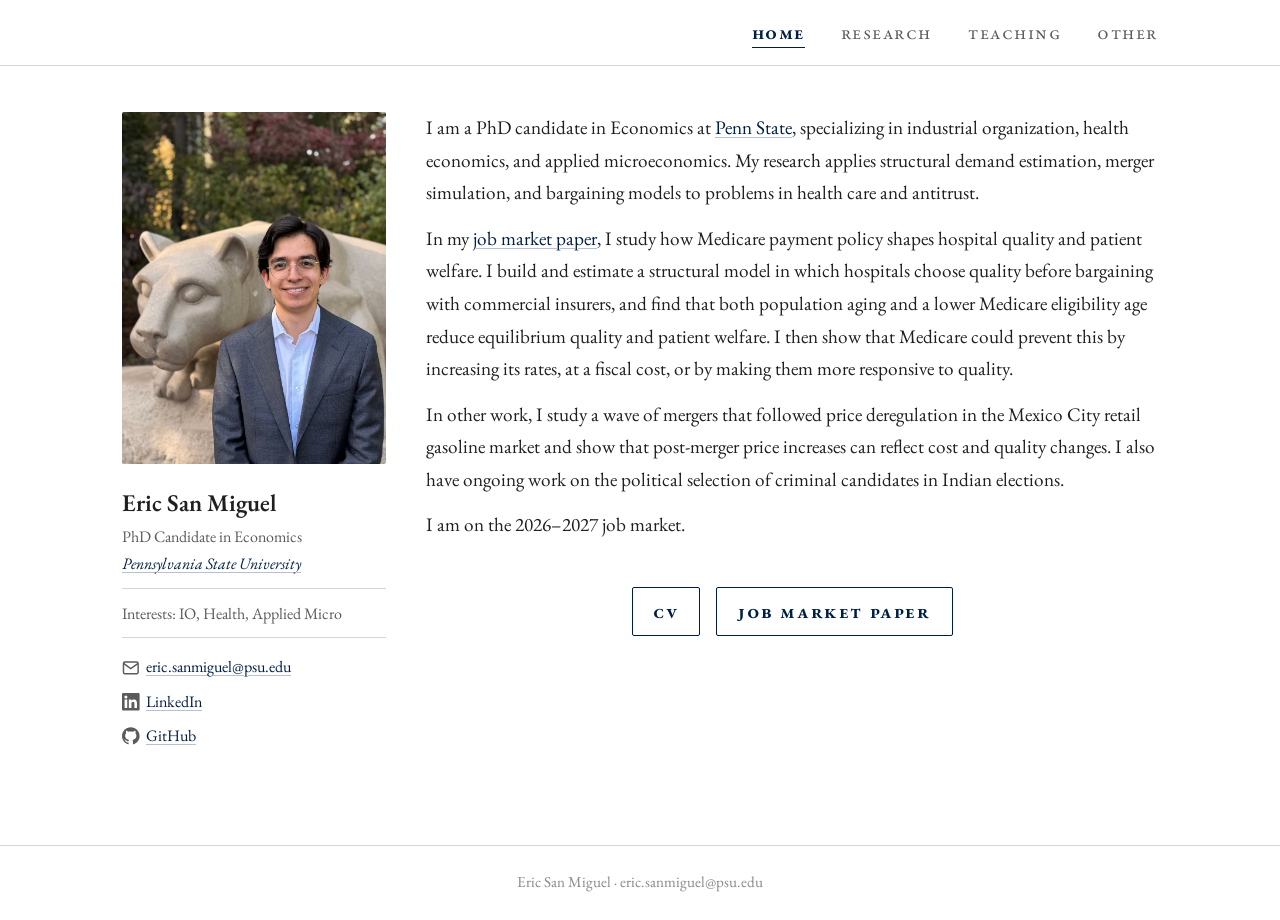
<file: index.html>
<!DOCTYPE html>
<html lang="en">
<head>
    <meta charset="UTF-8">
    <meta name="viewport" content="width=device-width, initial-scale=1.0">
    <title>Eric San Miguel</title>
    <meta name="description" content="PhD candidate in Economics at Penn State, specializing in industrial organization, health economics, and applied microeconomics.">
    <meta name="author" content="Eric San Miguel">
    <link rel="canonical" href="https://ericsanmiguel.github.io/">
    <meta property="og:type" content="website">
    <meta property="og:url" content="https://ericsanmiguel.github.io/">
    <meta property="og:title" content="Eric San Miguel">
    <meta property="og:description" content="PhD candidate in Economics at Penn State, specializing in industrial organization, health economics, and applied microeconomics.">
    <meta property="og:image" content="https://ericsanmiguel.github.io/images/eric-san-miguel-psu.jpg">
    <meta name="twitter:card" content="summary">
    <meta name="twitter:title" content="Eric San Miguel">
    <meta name="twitter:description" content="PhD candidate in Economics at Penn State, specializing in industrial organization, health economics, and applied microeconomics.">
    <meta name="twitter:image" content="https://ericsanmiguel.github.io/images/eric-san-miguel-psu.jpg">
    <script type="application/ld+json">
    {
        "@context": "https://schema.org",
        "@type": "Person",
        "name": "Eric San Miguel",
        "givenName": "Eric",
        "familyName": "San Miguel",
        "url": "https://ericsanmiguel.github.io/",
        "image": "https://ericsanmiguel.github.io/images/eric-san-miguel-psu.jpg",
        "jobTitle": "PhD Candidate in Economics",
        "affiliation": {
            "@type": "Organization",
            "name": "The Pennsylvania State University",
            "department": {
                "@type": "Organization",
                "name": "Department of Economics"
            },
            "url": "https://econ.la.psu.edu/"
        },
        "email": "eric.sanmiguel@psu.edu",
        "sameAs": [
            "https://www.linkedin.com/in/ericsanmiguelflores",
            "https://github.com/ericsanmiguel"
        ],
        "knowsAbout": ["Industrial Organization", "Health Economics", "Applied Microeconomics", "Structural Estimation", "Merger Simulation"]
    }
    </script>
    <link rel="icon" type="image/png" href="images/psu-shield.png">
    <link rel="stylesheet" href="assets/css/style.css?v=20261104b">
    <link rel="preconnect" href="https://fonts.googleapis.com">
    <link href="https://fonts.googleapis.com/css2?family=EB+Garamond:ital,wght@0,400;0,500;0,600;1,400&display=swap" rel="stylesheet">
</head>
<body>

    <!-- Navigation -->
    <nav class="navbar">
        <div class="nav-container">
            <div class="nav-links">
                <a href="/" class="active">Home</a>
                <a href="/research">Research</a>
                <a href="/teaching">Teaching</a>
                <a href="/other">Other</a>
            </div>
        </div>
    </nav>

    <!-- Home / Hero Section -->
    <section id="home" class="hero">
        <div class="hero-container">
            <div class="hero-sidebar">
                <img src="images/eric-san-miguel-psu.jpg" alt="Eric San Miguel">
                <h1>Eric San Miguel</h1>
                <p class="subtitle">PhD Candidate in Economics</p>
                <p class="affiliation"><a href="https://econ.la.psu.edu/" target="_blank" class="dept-link">Pennsylvania State University</a></p>
                <p class="fields">Interests: IO, Health, Applied Micro</p>
                <div class="contact-links">
                    <a href="mailto:eric.sanmiguel@psu.edu" class="contact-link">
                        <svg width="16" height="16" viewBox="0 0 24 24" fill="none" stroke="currentColor" stroke-width="2"><path d="M4 4h16c1.1 0 2 .9 2 2v12c0 1.1-.9 2-2 2H4c-1.1 0-2-.9-2-2V6c0-1.1.9-2 2-2z"/><polyline points="22,6 12,13 2,6"/></svg>
                        eric.sanmiguel@psu.edu
                    </a>
                    <a href="https://www.linkedin.com/in/ericsanmiguelflores" target="_blank" class="contact-link">
                        <svg width="16" height="16" viewBox="0 0 24 24" fill="currentColor"><path d="M20.447 20.452h-3.554v-5.569c0-1.328-.027-3.037-1.852-3.037-1.853 0-2.136 1.445-2.136 2.939v5.667H9.351V9h3.414v1.561h.046c.477-.9 1.637-1.85 3.37-1.85 3.601 0 4.267 2.37 4.267 5.455v6.286zM5.337 7.433a2.062 2.062 0 01-2.063-2.065 2.064 2.064 0 112.063 2.065zm1.782 13.019H3.555V9h3.564v11.452zM22.225 0H1.771C.792 0 0 .774 0 1.729v20.542C0 23.227.792 24 1.771 24h20.451C23.2 24 24 23.227 24 22.271V1.729C24 .774 23.2 0 22.222 0h.003z"/></svg>
                        LinkedIn
                    </a>
                    <a href="https://github.com/ericsanmiguel" target="_blank" class="contact-link">
                        <svg width="16" height="16" viewBox="0 0 24 24" fill="currentColor"><path d="M12 .297c-6.63 0-12 5.373-12 12 0 5.303 3.438 9.8 8.205 11.385.6.113.82-.258.82-.577 0-.285-.01-1.04-.015-2.04-3.338.724-4.042-1.61-4.042-1.61C4.422 18.07 3.633 17.7 3.633 17.7c-1.087-.744.084-.729.084-.729 1.205.084 1.838 1.236 1.838 1.236 1.07 1.835 2.809 1.305 3.495.998.108-.776.417-1.305.76-1.605-2.665-.3-5.466-1.332-5.466-5.93 0-1.31.465-2.38 1.235-3.22-.135-.303-.54-1.523.105-3.176 0 0 1.005-.322 3.3 1.23.96-.267 1.98-.4 3-.405 1.02.005 2.04.138 3 .405 2.28-1.552 3.285-1.23 3.285-1.23.645 1.653.24 2.873.12 3.176.765.84 1.23 1.91 1.23 3.22 0 4.61-2.805 5.625-5.475 5.92.42.36.81 1.096.81 2.22 0 1.606-.015 2.896-.015 3.286 0 .315.21.69.825.57C20.565 22.092 24 17.592 24 12.297c0-6.627-5.373-12-12-12"/></svg>
                        GitHub
                    </a>
                </div>
            </div>
            <div class="hero-content">
                <div class="bio">
                    <p>I am a PhD candidate in Economics at <a href="https://econ.la.psu.edu/" target="_blank" class="dept-link">Penn State</a>, specializing in industrial organization, health economics, and applied microeconomics. My research applies structural demand estimation, merger simulation, and bargaining models to problems in health care and antitrust.</p>
                    <p>In my <a href="EricSanMiguel_JMP.pdf" target="_blank" class="dept-link">job market paper</a>, I study how Medicare payment policy shapes hospital quality and patient welfare. I build and estimate a structural model in which hospitals choose quality before bargaining with commercial insurers, and find that both population aging and a lower Medicare eligibility age reduce equilibrium quality and patient welfare. I then show that Medicare could prevent this by increasing its rates, at a fiscal cost, or by making them more responsive to quality.</p>
                    <p>In other work, I study a wave of mergers that followed price deregulation in the Mexico City retail gasoline market and show that post-merger price increases can reflect cost and quality changes. I also have ongoing work on the political selection of criminal candidates in Indian elections.</p>
                    <p>I am on the 2026&ndash;2027 job market.</p>
                </div>
                <div id="cv" class="hero-cv-links">
                    <a href="EricSanMiguel_CV.pdf" class="cv-button" target="_blank">
                        CV
                    </a>
                    <a href="EricSanMiguel_JMP.pdf" class="cv-button" target="_blank">
                        Job Market Paper
                    </a>
                </div>
            </div>
        </div>
    </section>

    <!-- Footer -->
    <footer class="footer">
        <div class="section-container">
            <p>Eric San Miguel &middot; eric.sanmiguel@psu.edu</p>
        </div>
    </footer>

</body>
</html>
</file>
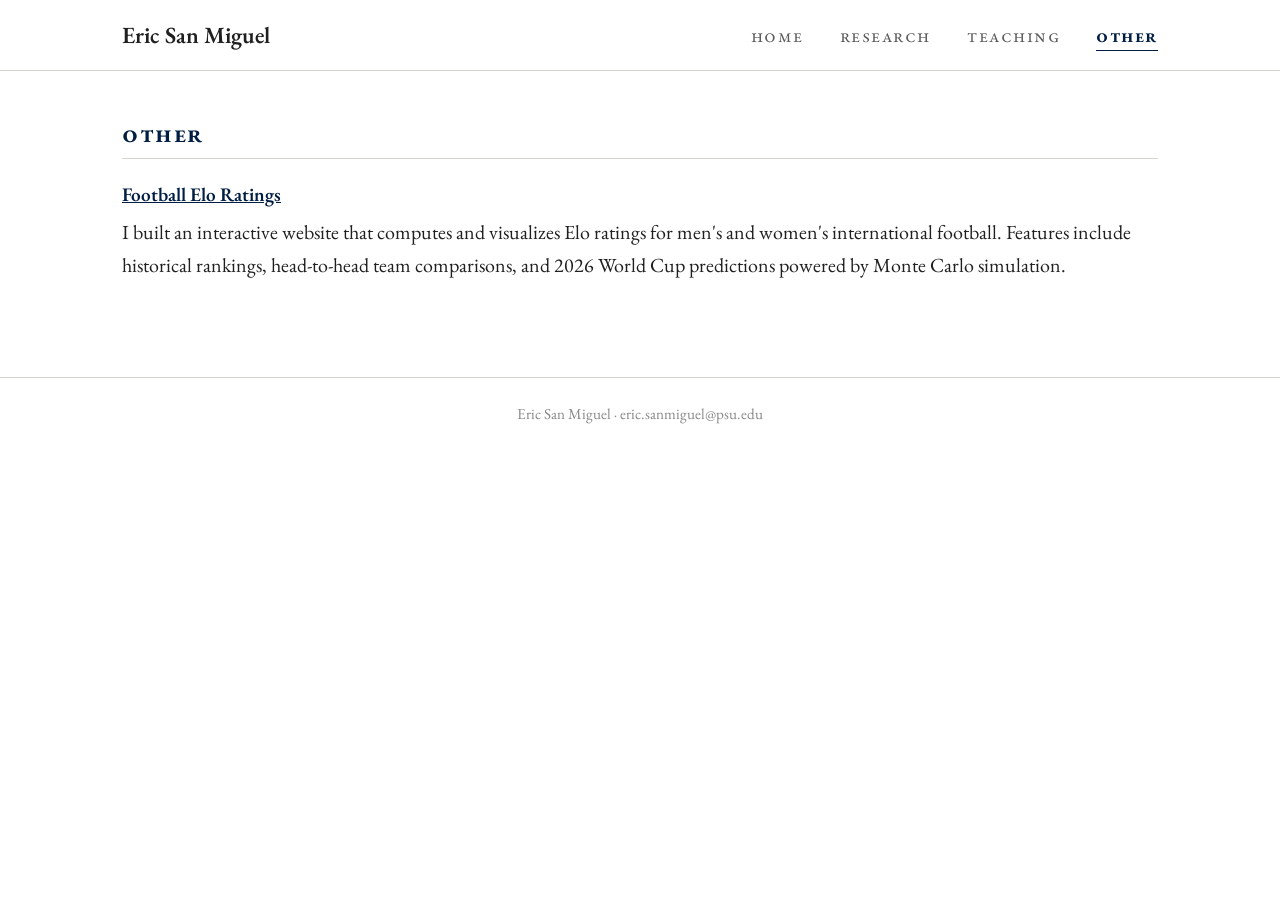
<file: other.html>
<!DOCTYPE html>
<html lang="en">
<head>
    <meta charset="UTF-8">
    <meta name="viewport" content="width=device-width, initial-scale=1.0">
    <title>Other — Eric San Miguel</title>
    <meta name="description" content="Other projects by Eric San Miguel, including the Football Elo Ratings interactive site with 2026 World Cup Monte Carlo predictions.">
    <meta name="author" content="Eric San Miguel">
    <link rel="canonical" href="https://ericsanmiguel.github.io/other">
    <meta property="og:type" content="website">
    <meta property="og:url" content="https://ericsanmiguel.github.io/other">
    <meta property="og:title" content="Other — Eric San Miguel">
    <meta property="og:description" content="Other projects, including the Football Elo Ratings interactive site with 2026 World Cup Monte Carlo predictions.">
    <meta property="og:image" content="https://ericsanmiguel.github.io/images/eric-san-miguel-psu.jpg">
    <meta name="twitter:card" content="summary">
    <meta name="twitter:title" content="Other — Eric San Miguel">
    <meta name="twitter:description" content="Other projects, including the Football Elo Ratings interactive site with 2026 World Cup Monte Carlo predictions.">
    <meta name="twitter:image" content="https://ericsanmiguel.github.io/images/eric-san-miguel-psu.jpg">
    <link rel="icon" type="image/png" href="images/psu-shield.png">
    <link rel="stylesheet" href="assets/css/style.css?v=20261104b">
    <link rel="preconnect" href="https://fonts.googleapis.com">
    <link href="https://fonts.googleapis.com/css2?family=EB+Garamond:ital,wght@0,400;0,500;0,600;1,400&display=swap" rel="stylesheet">
</head>
<body>

    <!-- Navigation -->
    <nav class="navbar">
        <div class="nav-container">
            <a href="/" class="nav-name">Eric San Miguel</a>
            <div class="nav-links">
                <a href="/">Home</a>
                <a href="/research">Research</a>
                <a href="/teaching">Teaching</a>
                <a href="/other" class="active">Other</a>
            </div>
        </div>
    </nav>

    <!-- Other Section -->
    <section id="other" class="section page-section">
        <div class="section-container">
            <h2>Other</h2>

            <div class="paper">
                <div class="paper-header">
                    <h3><a href="https://ericsanmiguel.github.io/football_elo/" target="_blank">Football Elo Ratings</a></h3>
                </div>
                <p class="bio" style="margin-top: 8px;">I built an interactive website that computes and visualizes Elo ratings for men's and women's international football. Features include historical rankings, head-to-head team comparisons, and 2026 World Cup predictions powered by Monte Carlo simulation.</p>
            </div>

        </div>
    </section>

    <!-- Footer -->
    <footer class="footer">
        <div class="section-container">
            <p>Eric San Miguel &middot; eric.sanmiguel@psu.edu</p>
        </div>
    </footer>

</body>
</html>
</file>
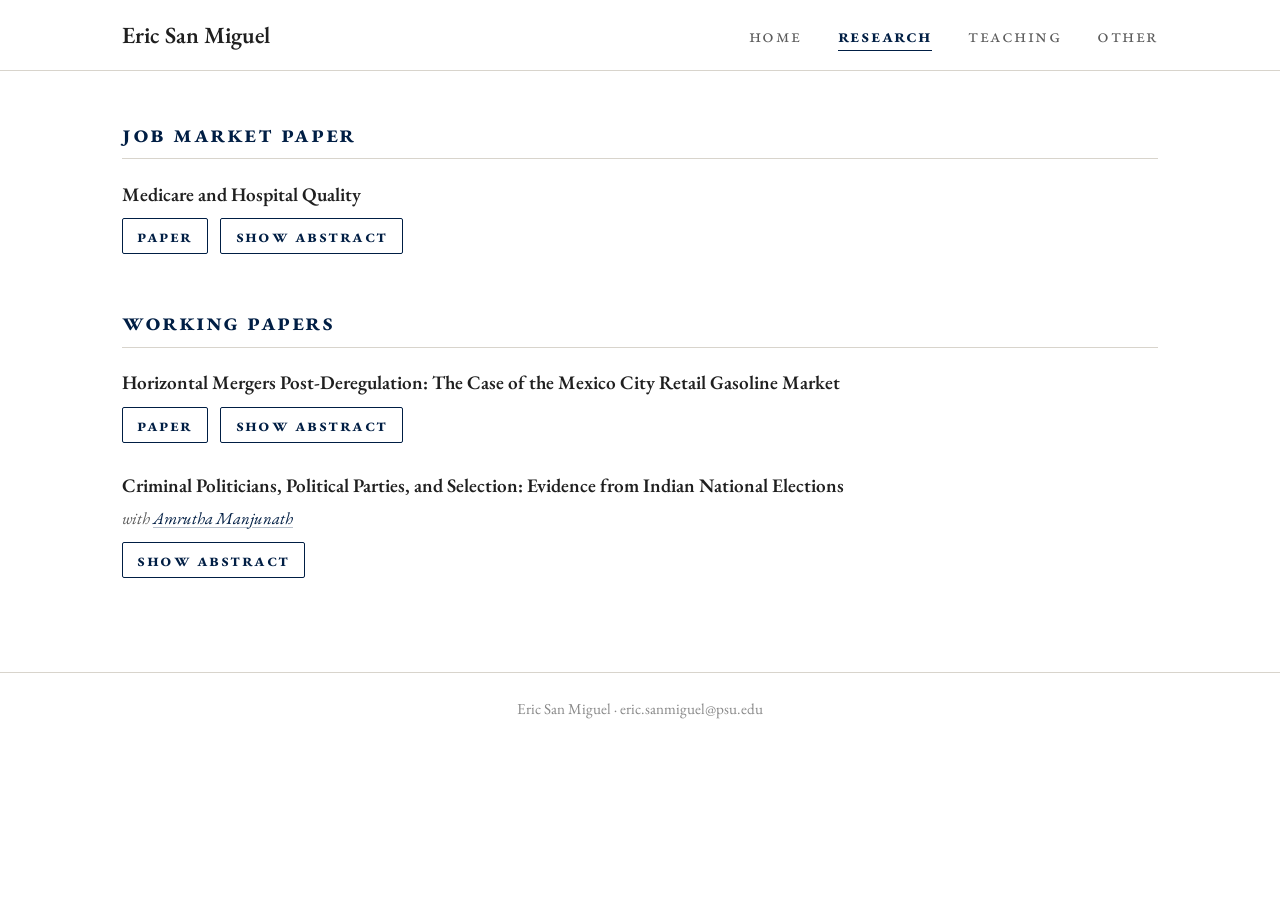
<file: research.html>
<!DOCTYPE html>
<html lang="en">
<head>
    <meta charset="UTF-8">
    <meta name="viewport" content="width=device-width, initial-scale=1.0">
    <title>Research — Eric San Miguel</title>
    <meta name="description" content="Research by Eric San Miguel: working papers on population aging and hospital quality, retail gasoline mergers in Mexico City, and criminal politicians in Indian elections.">
    <meta name="author" content="Eric San Miguel">
    <link rel="canonical" href="https://ericsanmiguel.github.io/research">
    <meta property="og:type" content="website">
    <meta property="og:url" content="https://ericsanmiguel.github.io/research">
    <meta property="og:title" content="Research — Eric San Miguel">
    <meta property="og:description" content="Working papers on population aging and hospital quality, retail gasoline mergers in Mexico City, and criminal politicians in Indian elections.">
    <meta property="og:image" content="https://ericsanmiguel.github.io/images/eric-san-miguel-psu.jpg">
    <meta name="twitter:card" content="summary">
    <meta name="twitter:title" content="Research — Eric San Miguel">
    <meta name="twitter:description" content="Working papers on population aging and hospital quality, retail gasoline mergers in Mexico City, and criminal politicians in Indian elections.">
    <meta name="twitter:image" content="https://ericsanmiguel.github.io/images/eric-san-miguel-psu.jpg">
    <link rel="icon" type="image/png" href="images/psu-shield.png">
    <link rel="stylesheet" href="assets/css/style.css?v=20261104b">
    <link rel="preconnect" href="https://fonts.googleapis.com">
    <link href="https://fonts.googleapis.com/css2?family=EB+Garamond:ital,wght@0,400;0,500;0,600;1,400&display=swap" rel="stylesheet">
</head>
<body>

    <!-- Navigation -->
    <nav class="navbar">
        <div class="nav-container">
            <a href="/" class="nav-name">Eric San Miguel</a>
            <div class="nav-links">
                <a href="/">Home</a>
                <a href="/research" class="active">Research</a>
                <a href="/teaching">Teaching</a>
                <a href="/other">Other</a>
            </div>
        </div>
    </nav>

    <!-- Research Section -->
    <section id="research" class="section page-section">
        <div class="section-container">
            <h2>Job Market Paper</h2>

            <div class="paper">
                <div class="paper-header">
                    <h3><a href="EricSanMiguel_JMP.pdf" target="_blank" class="paper-title-link">Medicare and Hospital Quality</a></h3>
                </div>
                <a href="EricSanMiguel_JMP.pdf" target="_blank" class="abstract-toggle paper-pdf-link">Paper</a>
                <button class="abstract-toggle" onclick="toggleAbstract(this)">Show Abstract</button>
                <div class="abstract" style="display: none;">
                    <p>This paper studies how Medicare payment policy shapes hospital quality and patient welfare. I build a structural model of hospital quality choice and hospital&ndash;insurer bargaining in which quality increases demand from Medicare and commercial patients, affects negotiated commercial prices, and raises hospitals' costs. I estimate the model using Massachusetts Medicare and commercial claims. I find that Medicare and commercial demand respond similarly to quality, but commercial margins are much larger and negotiated commercial prices rise with quality about 17 times more than Medicare's quality adjustment. At the average hospital, commercial patients account for 81 percent of the marginal return to quality. Therefore, increases in Medicare's share, through population aging or lowering the age of eligibility, decrease equilibrium quality and average patient welfare. I show that making Medicare rates more responsive to quality can prevent this decline, but payments and quality gains concentrate at the highest-quality, highest-margin hospitals.</p>
                </div>
            </div>

            <h2>Working Papers</h2>

            <div class="paper">
                <div class="paper-header">
                    <h3><a href="EricSanMiguel_Gasoline.pdf" target="_blank" class="paper-title-link">Horizontal Mergers Post-Deregulation: The Case of the Mexico City Retail Gasoline Market</a></h3>
                </div>
                <a href="EricSanMiguel_Gasoline.pdf" target="_blank" class="abstract-toggle paper-pdf-link">Paper</a>
                <button class="abstract-toggle" onclick="toggleAbstract(this)">Show Abstract</button>
                <div class="abstract" style="display: none;">
                    <p>When prices rise after a merger, economists often attribute the increase to market power. I show a setting where this conclusion would be misleading. After Mexico deregulated retail gasoline prices in 2017, about 10 percent of gas stations in Mexico City changed ownership, and these ownership changes often coincided with brand switches, changes in upstream suppliers, and renovations. Using a difference-in-differences design, I find that merging stations raised their prices and markups. I then estimate a spatial model of gas station supply and demand and use it to decompose the increases into higher concentration, lower marginal costs, and higher station quality. Higher concentration explains less than 5 percent of the increases. Stations that switched upstream suppliers after a merger lowered their wholesale costs, which accounts for part of the higher markups, and the remaining increases are consistent with improvements in unobserved station quality. These findings highlight that post-merger price increases need not reflect market power.</p>
                </div>
            </div>

            <div class="paper">
                <div class="paper-header">
                    <h3>Criminal Politicians, Political Parties, and Selection: Evidence from Indian National Elections</h3>
                    <span class="paper-coauthor">with <a href="https://www.amruthamanjunath.com/home" target="_blank" class="coauthor-link">Amrutha Manjunath</a></span>
                </div>
                <button class="abstract-toggle" onclick="toggleAbstract(this)">Show Abstract</button>
                <div class="abstract" style="display: none;">
                    <p>We study how criminally accused candidates win three times more often than non-criminals upon nomination using data from four recent parliamentary elections in India. We write a simple model of party nomination choice, which predicts that criminals are nominated only when they are needed to win and not otherwise. Using local linear regressions, we confirm this prediction in the data. In particular, we find that the predicted probability from the ex post decision to nominate a criminal has an inverse-U relationship with a party's ex ante margin of victory. This may explain why criminal candidates are more successful than non-criminal candidates upon nomination: they are selected by political parties to do so.</p>
                </div>
            </div>

        </div>
    </section>

    <!-- Footer -->
    <footer class="footer">
        <div class="section-container">
            <p>Eric San Miguel &middot; eric.sanmiguel@psu.edu</p>
        </div>
    </footer>

    <script>
        function toggleAbstract(button) {
            const abstract = button.parentElement.querySelector('.abstract');
            if (abstract.style.display === 'none') {
                abstract.style.display = 'block';
                button.textContent = 'Hide Abstract';
            } else {
                abstract.style.display = 'none';
                button.textContent = 'Show Abstract';
            }
        }
    </script>

</body>
</html>
</file>
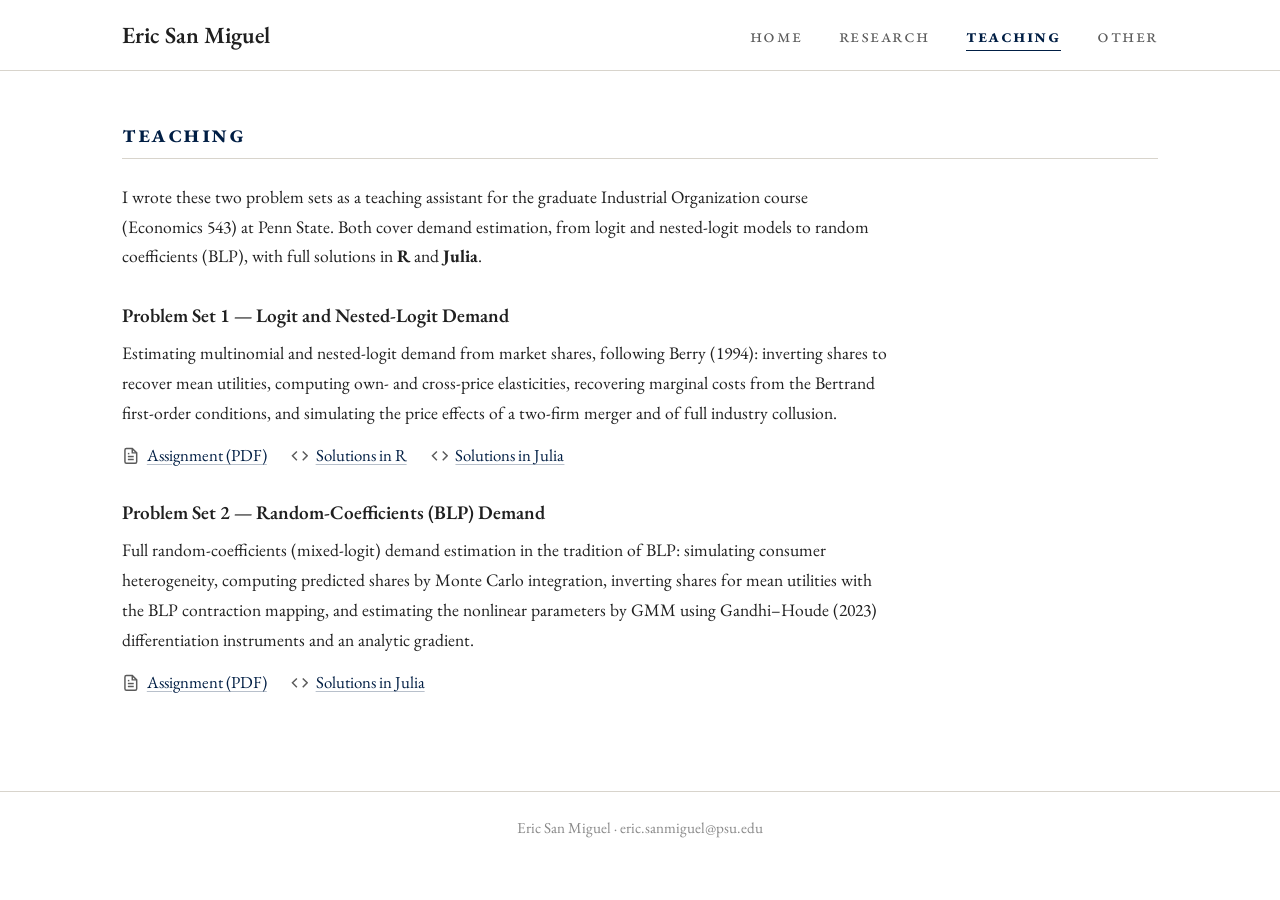
<file: teaching.html>
<!DOCTYPE html>
<html lang="en">
<head>
    <meta charset="UTF-8">
    <meta name="viewport" content="width=device-width, initial-scale=1.0">
    <title>Teaching — Eric San Miguel</title>
    <meta name="description" content="Teaching materials by Eric San Miguel: PhD Industrial Organization problem sets on logit, nested-logit, and random-coefficients (BLP) demand estimation, with reference solutions in R and Julia.">
    <meta name="author" content="Eric San Miguel">
    <link rel="canonical" href="https://ericsanmiguel.github.io/teaching">
    <meta property="og:type" content="website">
    <meta property="og:url" content="https://ericsanmiguel.github.io/teaching">
    <meta property="og:title" content="Teaching — Eric San Miguel">
    <meta property="og:description" content="PhD Industrial Organization problem sets on demand estimation, with reference solutions in R and Julia.">
    <meta property="og:image" content="https://ericsanmiguel.github.io/images/eric-san-miguel-psu.jpg">
    <meta name="twitter:card" content="summary">
    <meta name="twitter:title" content="Teaching — Eric San Miguel">
    <meta name="twitter:description" content="PhD Industrial Organization problem sets on demand estimation, with reference solutions in R and Julia.">
    <meta name="twitter:image" content="https://ericsanmiguel.github.io/images/eric-san-miguel-psu.jpg">
    <link rel="icon" type="image/png" href="images/psu-shield.png">
    <link rel="stylesheet" href="assets/css/style.css?v=20261104b">
    <link rel="preconnect" href="https://fonts.googleapis.com">
    <link href="https://fonts.googleapis.com/css2?family=EB+Garamond:ital,wght@0,400;0,500;0,600;1,400&display=swap" rel="stylesheet">
</head>
<body>

    <!-- Navigation -->
    <nav class="navbar">
        <div class="nav-container">
            <a href="/" class="nav-name">Eric San Miguel</a>
            <div class="nav-links">
                <a href="/">Home</a>
                <a href="/research">Research</a>
                <a href="/teaching" class="active">Teaching</a>
                <a href="/other">Other</a>
            </div>
        </div>
    </nav>

    <!-- Teaching Section -->
    <section id="teaching" class="section page-section">
        <div class="section-container">
            <h2>Teaching</h2>

            <p class="teaching-lead">
                I wrote these two problem sets as a teaching assistant for the graduate Industrial
                Organization course (Economics 543) at Penn State. Both cover demand estimation, from
                logit and nested-logit models to random coefficients (BLP), with full solutions in
                <strong>R</strong> and <strong>Julia</strong>.
            </p>

            <div class="paper">
                <div class="paper-header">
                    <h3>Problem Set 1 &mdash; Logit and Nested-Logit Demand</h3>
                </div>
                <p class="material-desc">
                    Estimating multinomial and nested-logit demand from market shares, following Berry (1994):
                    inverting shares to recover mean utilities, computing own- and cross-price elasticities,
                    recovering marginal costs from the Bertrand first-order conditions, and simulating the
                    price effects of a two-firm merger and of full industry collusion.
                </p>
                <div class="material-links">
                    <a href="teaching/io-ps1-assignment.pdf" class="material-link" target="_blank">
                        <svg width="16" height="16" viewBox="0 0 24 24" fill="none" stroke="currentColor" stroke-width="2" aria-hidden="true"><path d="M14 2H6a2 2 0 0 0-2 2v16a2 2 0 0 0 2 2h12a2 2 0 0 0 2-2V8z"/><polyline points="14 2 14 8 20 8"/><line x1="16" y1="13" x2="8" y2="13"/><line x1="16" y1="17" x2="8" y2="17"/><polyline points="10 9 9 9 8 9"/></svg>
                        Assignment (PDF)
                    </a>
                    <a href="teaching/io-ps1-solutions-r.html" class="material-link" target="_blank">
                        <svg width="16" height="16" viewBox="0 0 24 24" fill="none" stroke="currentColor" stroke-width="2" aria-hidden="true"><polyline points="16 18 22 12 16 6"/><polyline points="8 6 2 12 8 18"/></svg>
                        Solutions in R
                    </a>
                    <a href="teaching/io-ps1-solutions-julia.html" class="material-link" target="_blank">
                        <svg width="16" height="16" viewBox="0 0 24 24" fill="none" stroke="currentColor" stroke-width="2" aria-hidden="true"><polyline points="16 18 22 12 16 6"/><polyline points="8 6 2 12 8 18"/></svg>
                        Solutions in Julia
                    </a>
                </div>
            </div>

            <div class="paper">
                <div class="paper-header">
                    <h3>Problem Set 2 &mdash; Random-Coefficients (BLP) Demand</h3>
                </div>
                <p class="material-desc">
                    Full random-coefficients (mixed-logit) demand estimation in the tradition of BLP:
                    simulating consumer heterogeneity, computing predicted shares by Monte Carlo integration,
                    inverting shares for mean utilities with the BLP contraction mapping, and estimating the
                    nonlinear parameters by GMM using Gandhi&ndash;Houde (2023) differentiation instruments
                    and an analytic gradient.
                </p>
                <div class="material-links">
                    <a href="teaching/io-ps2-assignment.pdf" class="material-link" target="_blank">
                        <svg width="16" height="16" viewBox="0 0 24 24" fill="none" stroke="currentColor" stroke-width="2" aria-hidden="true"><path d="M14 2H6a2 2 0 0 0-2 2v16a2 2 0 0 0 2 2h12a2 2 0 0 0 2-2V8z"/><polyline points="14 2 14 8 20 8"/><line x1="16" y1="13" x2="8" y2="13"/><line x1="16" y1="17" x2="8" y2="17"/><polyline points="10 9 9 9 8 9"/></svg>
                        Assignment (PDF)
                    </a>
                    <a href="teaching/io-ps2-solutions-julia.html" class="material-link" target="_blank">
                        <svg width="16" height="16" viewBox="0 0 24 24" fill="none" stroke="currentColor" stroke-width="2" aria-hidden="true"><polyline points="16 18 22 12 16 6"/><polyline points="8 6 2 12 8 18"/></svg>
                        Solutions in Julia
                    </a>
                </div>
            </div>

        </div>
    </section>

    <!-- Footer -->
    <footer class="footer">
        <div class="section-container">
            <p>Eric San Miguel &middot; eric.sanmiguel@psu.edu</p>
        </div>
    </footer>

</body>
</html>
</file>
<file: assets/css/style.css>
/* Reset & Base */
*, *::before, *::after {
    margin: 0;
    padding: 0;
    box-sizing: border-box;
}

:root {
    --ink: #1f1f1f;
    --muted: #5b5b5b;
    --navy: #001E44;
    --rule: #d8d4cc;
}

body {
    font-family: 'EB Garamond', Garamond, Georgia, 'Times New Roman', serif;
    color: var(--ink);
    background: #ffffff;
    line-height: 1.65;
    font-size: 1.25rem;
}

a {
    color: var(--navy);
}

/* Scale the whole layout up on wide screens (sizes below are in rem) */
@media (min-width: 1700px) {
    html {
        font-size: 18px;
    }
}

@media (min-width: 2200px) {
    html {
        font-size: 20px;
    }
}

/* Navigation */
.navbar {
    position: fixed;
    top: 0;
    width: 100%;
    background: #ffffff;
    border-bottom: 1px solid var(--rule);
    z-index: 100;
    padding: 1rem 0;
}

.nav-container {
    max-width: 68.75rem;
    margin: 0 auto;
    padding: 0 2rem;
    display: flex;
    justify-content: space-between;
    align-items: center;
}

.nav-name {
    font-weight: 600;
    font-size: 1.45rem;
    color: var(--ink);
    text-decoration: none;
}

/* margin-left: auto keeps the links on the right on the home page, which has no name in the menu */
.nav-links {
    margin-left: auto;
}

.nav-links a {
    color: var(--muted);
    text-decoration: none;
    margin-left: 2rem;
    font-size: 1.2rem;
    font-weight: 400;
    font-variant-caps: all-small-caps;
    letter-spacing: 0.08em;
    transition: color 0.2s;
}

.nav-links a:hover {
    color: var(--navy);
}

.nav-links a.active {
    color: var(--navy);
    font-weight: 600;
    border-bottom: 1px solid var(--navy);
    padding-bottom: 2px;
}

/* Standalone page sections (research.html, other.html) need top padding to clear the fixed navbar */
section.page-section {
    padding-top: 7rem;
}

/* Hero Section */
.hero {
    padding-top: 5rem;
    padding-bottom: 2rem;
}

.hero-container {
    max-width: 68.75rem;
    margin: 0 auto;
    padding: 2rem;
    display: flex;
    gap: 2.5rem;
    align-items: flex-start;
}

.hero-sidebar {
    flex-shrink: 0;
    width: 16.5rem;
}

.hero-sidebar img {
    display: block;
    width: 100%;
    height: auto;
    border-radius: 2px;
    margin-bottom: 1.2rem;
}

.hero-content {
    flex: 1;
}

.hero-sidebar h1 {
    font-size: 1.5rem;
    font-weight: 600;
    margin-bottom: 0.1rem;
    color: var(--ink);
}

.subtitle {
    font-size: 1rem;
    color: var(--muted);
    margin-bottom: 0;
    font-weight: 400;
}

.affiliation {
    font-size: 1rem;
    color: var(--muted);
    font-style: italic;
    margin-bottom: 0;
}

.fields {
    font-size: 1rem;
    color: var(--muted);
    line-height: 1.6;
    margin: 0.7rem 0 1rem;
    padding: 0.7rem 0;
    border-top: 1px solid var(--rule);
    border-bottom: 1px solid var(--rule);
}

.contact-links {
    display: flex;
    flex-direction: column;
    align-items: flex-start;
    gap: 0.5rem;
}

.contact-link {
    display: inline-flex;
    align-items: center;
    gap: 0.4rem;
    font-size: 1rem;
}

.contact-link svg {
    width: 1.1em;
    height: 1.1em;
    color: var(--muted);
}

.bio p {
    color: var(--ink);
    margin-bottom: 0.8rem;
    font-size: 1.2rem;
    line-height: 1.7;
}

/* Text links: one color, quiet underline */
.dept-link,
.coauthor-link,
.contact-link,
.material-link {
    color: var(--navy);
    text-decoration: underline;
    text-decoration-color: rgba(0, 30, 68, 0.28);
    text-decoration-thickness: 1px;
    text-underline-offset: 3px;
    transition: text-decoration-color 0.2s;
}

.dept-link:hover,
.coauthor-link:hover,
.contact-link:hover,
.material-link:hover {
    color: var(--navy);
    text-decoration-color: var(--navy);
}

/* Sections */
.section {
    padding: 2rem 0;
}

.section-container {
    max-width: 68.75rem;
    margin: 0 auto;
    padding: 0 2rem;
}

.section h2 {
    font-size: 1.6rem;
    font-weight: 600;
    font-variant-caps: all-small-caps;
    letter-spacing: 0.06em;
    color: var(--navy);
    border-bottom: 1px solid var(--rule);
    padding-bottom: 0.25rem;
    margin-bottom: 1.4rem;
}

/* Extra space above a heading that follows a paper (e.g. Working Papers) */
.paper + h2 {
    margin-top: 2.5rem;
}

/* Papers */
.paper {
    margin-bottom: 1.5rem;
    padding-bottom: 0.4rem;
}

.paper-header h3 {
    font-size: 1.2rem;
    font-weight: 600;
    color: var(--ink);
    margin-bottom: 0.3rem;
    line-height: 1.4;
}

.paper-coauthor {
    display: block;
    color: var(--muted);
    font-size: 1.05rem;
    font-style: italic;
    margin-bottom: 0.3rem;
}

/* Paper / Abstract buttons: outlined small caps, like the CV / JMP buttons */
.abstract-toggle {
    display: inline-block;
    background: transparent;
    border: 1px solid var(--navy);
    color: var(--navy);
    padding: 0.2rem 0.9rem;
    margin-top: 0.3rem;
    margin-right: 0.5rem;
    font-family: inherit;
    font-size: 1.15rem;
    font-weight: 600;
    font-variant-caps: all-small-caps;
    letter-spacing: 0.08em;
    line-height: 1.5;
    border-radius: 2px;
    cursor: pointer;
    transition: all 0.2s;
}

.abstract-toggle:hover {
    background: var(--navy);
    color: #ffffff;
}

/* PDF link styled like the abstract button */
.paper-pdf-link {
    text-decoration: none;
}

.paper-title-link {
    color: inherit;
    text-decoration: none;
}

.paper-title-link:hover {
    color: var(--navy);
    text-decoration: underline;
}

.abstract {
    margin-top: 0.8rem;
    max-width: 48rem;
    padding: 0.1rem 0 0.1rem 1.1rem;
    border-left: 2px solid var(--rule);
}

.abstract p {
    font-size: 1.15rem;
    color: #333;
    line-height: 1.7;
}

/* CV / JMP buttons on the home page */
.hero-cv-links {
    display: flex;
    justify-content: center;
    gap: 1rem;
    flex-wrap: wrap;
    padding-top: 2rem;
    scroll-margin-top: 5rem;
}

.cv-button {
    display: inline-flex;
    align-items: center;
    padding: 0.45rem 1.3rem;
    background: transparent;
    color: var(--navy);
    border: 1px solid var(--navy);
    border-radius: 2px;
    text-decoration: none;
    font-size: 1.25rem;
    font-weight: 600;
    font-variant-caps: all-small-caps;
    letter-spacing: 0.08em;
    transition: all 0.2s;
}

.cv-button:hover {
    background: var(--navy);
    color: #ffffff;
}

/* Footer */
.footer {
    margin-top: 2rem;
    padding: 1.5rem 0;
    border-top: 1px solid var(--rule);
    text-align: center;
}

.footer p {
    color: #888;
    font-size: 0.95rem;
}

/* Responsive */
@media (max-width: 700px) {
    /* Sticky keeps the navbar in the flow, so content clears it at any height */
    .navbar {
        position: sticky;
    }

    .hero {
        padding-top: 0;
    }

    section.page-section {
        padding-top: 2rem;
    }

    .hero-container {
        flex-direction: column;
        align-items: center;
        text-align: center;
    }

    .hero-sidebar {
        width: auto;
    }

    .hero-sidebar img {
        width: 200px;
        height: 200px;
        margin: 0 auto 1.2rem;
        border-radius: 50%;
        object-fit: cover;
        object-position: center 75%;
    }

    .contact-links {
        flex-direction: row;
        flex-wrap: wrap;
        justify-content: center;
        gap: 0.4rem 1.5rem;
    }

    .bio {
        text-align: left;
    }

    .nav-container {
        flex-direction: column;
        gap: 0.5rem;
        padding: 0 1rem;
    }

    .nav-links {
        margin-left: 0;
        display: flex;
        flex-wrap: wrap;
        justify-content: center;
        gap: 0.4rem 1.2rem;
    }

    .nav-links a {
        margin-left: 0;
    }
}

/* Teaching */
.teaching-lead {
    color: var(--ink);
    font-size: 1.1rem;
    line-height: 1.7;
    margin-bottom: 2rem;
    max-width: 48rem;
}

.material-desc {
    color: var(--ink);
    font-size: 1.1rem;
    line-height: 1.7;
    margin: 0.5rem 0 0.9rem;
    max-width: 48rem;
}

.material-links {
    display: flex;
    gap: 1.5rem;
    flex-wrap: wrap;
}

.material-link {
    display: inline-flex;
    align-items: center;
    gap: 0.45rem;
    font-size: 1.05rem;
    font-weight: 400;
}

.material-link svg {
    flex-shrink: 0;
    width: 1.05em;
    height: 1.05em;
    color: var(--muted);
}
</file>
